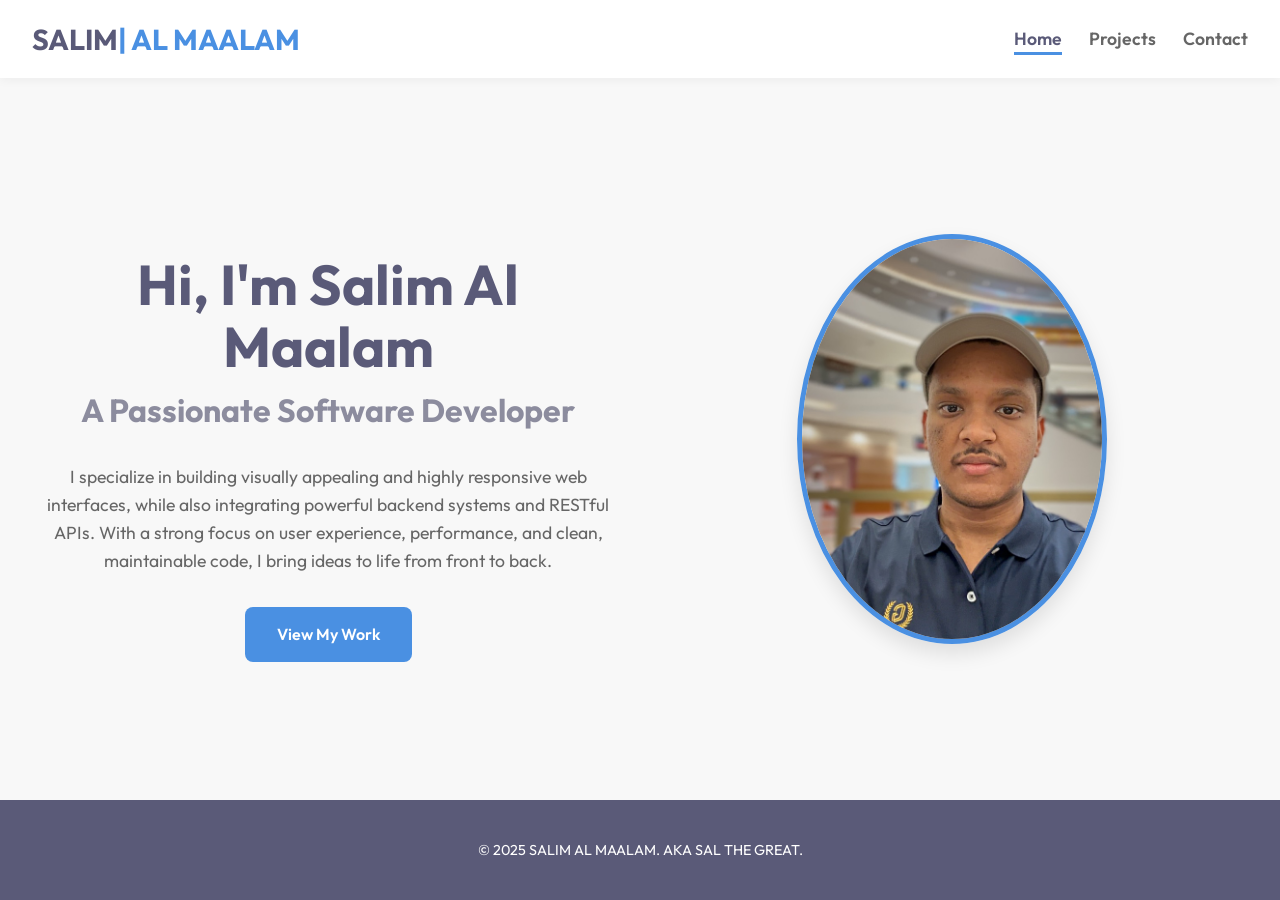
<file: index.html>
<!DOCTYPE html>
<html lang="en">
  <head>
    <meta charset="UTF-8" />
    <meta name="viewport" content="width=device-width, initial-scale=1.0" />
    <title>Salim Al Maalam | Frontend Developer</title>
    <link rel="stylesheet" href="css/style.css" />
    <link rel="preconnect" href="https://fonts.googleapis.com" />
    <link
      href="https://fonts.googleapis.com/css2?family=Outfit:wght@400;600;700&display=swap"
      rel="stylesheet"
    />
  </head>
  <body>
    <header>
      <div class="logo">SALIM<span>| AL MAALAM</span></div>
      <nav>
        <a href="index.html" class="active">Home</a>
        <a href="projects.html">Projects</a>
        <a href="contact.html">Contact</a>
      </nav>
    </header>

    <main class="home-hero">
      <div class="hero-content">
        <h1>Hi, I'm Salim Al Maalam</h1>
        <h2>A Passionate Software Developer</h2>
        <p>
          I specialize in building visually appealing and highly responsive web
          interfaces, while also integrating powerful backend systems and
          RESTful APIs. With a strong focus on user experience, performance, and
          clean, maintainable code, I bring ideas to life from front to back.
        </p>
        <a href="projects.html" class="btn">View My Work</a>
      </div>
      <div class="hero-image">
        <img
          src="images/myPicCropped.jpg"
          alt="Salim Al Maalam"
          class="profile-pic"
        />
      </div>
    </main>

    <footer>
      <p>&copy; 2025 SALIM AL MAALAM. AKA SAL THE GREAT.</p>
    </footer>
  </body>
</html>
</file>
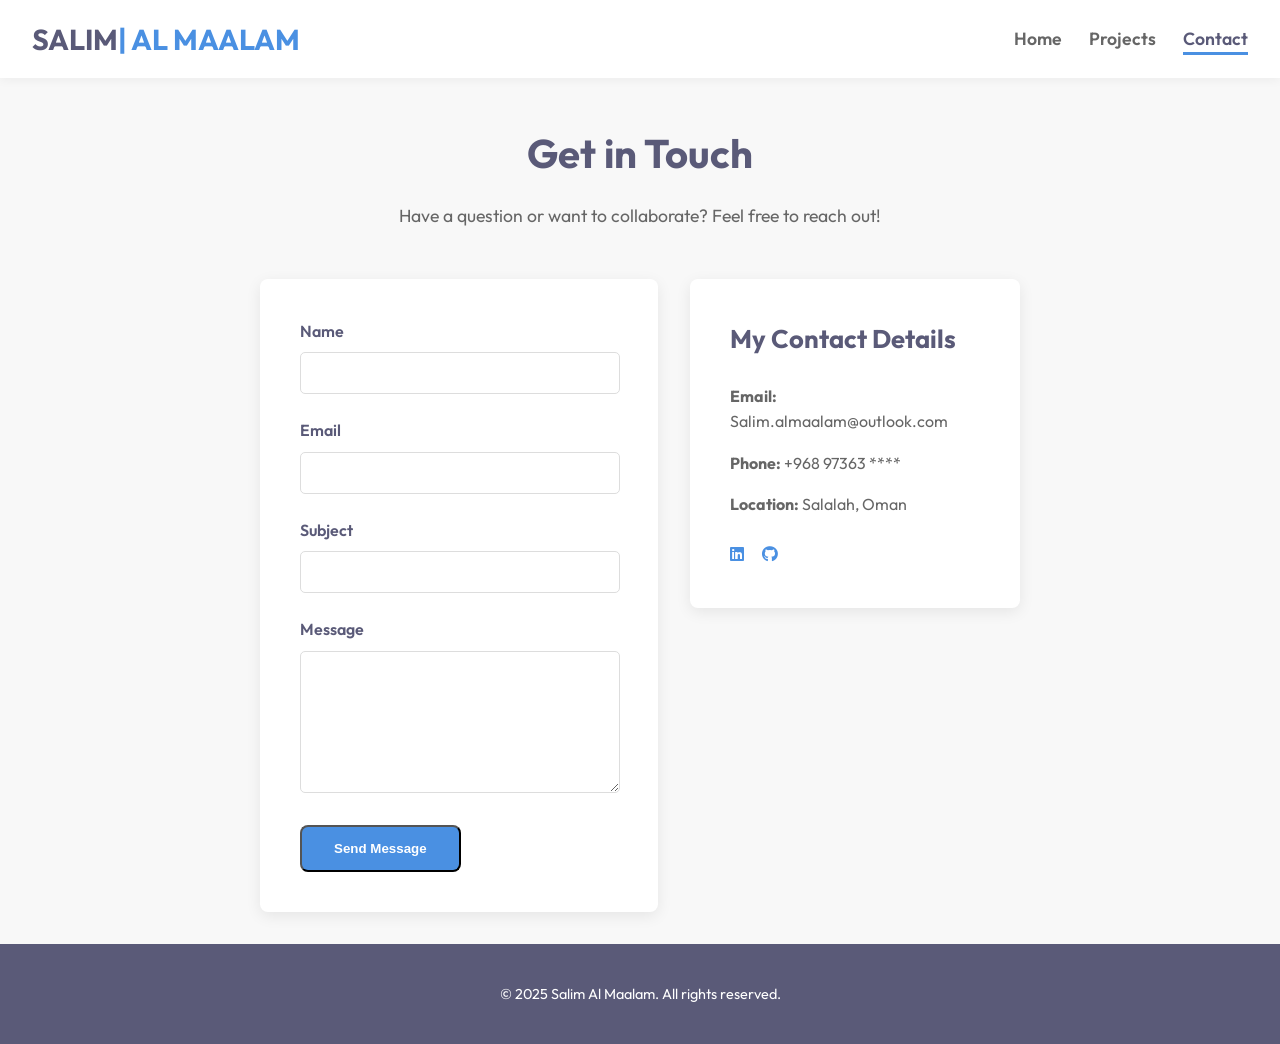
<file: contact.html>
<!DOCTYPE html>
<html lang="en">
  <head>
    <meta charset="UTF-8" />
    <meta name="viewport" content="width=device-width, initial-scale=1.0" />
    <title>Contact Me | Salim Al Maalam</title>
    <link rel="stylesheet" href="css/style.css" />
    <link rel="preconnect" href="https://fonts.googleapis.com" />
    <link
      href="https://fonts.googleapis.com/css2?family=Outfit:wght@400;600;700&display=swap"
      rel="stylesheet"
    />
    <!-- Font Awesome CDN -->
    <link
      rel="stylesheet"
      href="https://cdnjs.cloudflare.com/ajax/libs/font-awesome/6.5.0/css/all.min.css"
    />
  </head>
  <body>
    <header>
      <div class="logo">SALIM<span>| AL MAALAM</span></div>
      <nav>
        <a href="index.html">Home</a>
        <a href="projects.html">Projects</a>
        <a href="contact.html" class="active">Contact</a>
      </nav>
    </header>

    <main class="contact-section">
      <h1>Get in Touch</h1>
      <p class="contact-intro">
        Have a question or want to collaborate? Feel free to reach out!
      </p>

      <div class="contact-container">
        <form class="contact-form" action="#" method="POST">
          <div class="form-group">
            <label for="name">Name</label>
            <input type="text" id="name" name="name" required />
          </div>
          <div class="form-group">
            <label for="email">Email</label>
            <input type="email" id="email" name="email" required />
          </div>
          <div class="form-group">
            <label for="subject">Subject</label>
            <input type="text" id="subject" name="subject" />
          </div>
          <div class="form-group">
            <label for="message">Message</label>
            <textarea id="message" name="message" rows="6" required></textarea>
          </div>
          <button type="submit" class="btn">Send Message</button>
        </form>

        <div class="contact-info">
          <h3>My Contact Details</h3>
          <p><strong>Email:</strong> Salim.almaalam@outlook.com</p>
          <p><strong>Phone:</strong> +968 97363 ****</p>
          <p><strong>Location:</strong> Salalah, Oman</p>
          <div class="social-links">
            <a href="#" target="_blank"><i class="fab fa-linkedin"></i></a>
            <a href="#" target="_blank"><i class="fab fa-github"></i></a>
          </div>
        </div>
      </div>
    </main>

    <footer>
      <p>&copy; 2025 Salim Al Maalam. All rights reserved.</p>
    </footer>
  </body>
</html>
</file>
<file: css/style.css>
/* General Styling */
:root {
  --primary-color: #5a5a78; /* A professional purple/grey */
  --secondary-color: #8c8c9e; /* Lighter shade for accents */
  --accent-color: #4a90e2; /* A vibrant blue for highlights */
  --text-color: #333;
  --light-text-color: #666;
  --background-color: #f8f8f8;
  --card-background: #ffffff;
  --border-radius: 8px;
  --transition-speed: 0.3s;
}

body {
  font-family: "Outfit", sans-serif;
  margin: 0;
  padding: 0;
  line-height: 1.6;
  color: var(--text-color);
  background-color: var(--background-color);
  display: flex;
  flex-direction: column;
  min-height: 100vh;
}

h1,
h2,
h3 {
  color: var(--primary-color);
  font-weight: 700;
}

a {
  text-decoration: none;
  color: var(--accent-color);
  transition: color var(--transition-speed) ease-in-out;
}

a:hover {
  color: var(--primary-color);
}

/* Header */
header {
  background-color: var(--card-background);
  padding: 1rem 2rem;
  box-shadow: 0 2px 10px rgba(0, 0, 0, 0.05);
  display: flex;
  justify-content: space-between;
  align-items: center;
  flex-wrap: wrap; /* Allows navigation to wrap on smaller screens */
  position: sticky;
  top: 0;
  z-index: 1000;
}

.logo {
  font-size: 1.8rem;
  font-weight: 700;
  color: var(--primary-color);
}

.logo span {
  color: var(--accent-color);
}

nav a {
  margin-left: 1.5rem;
  font-weight: 600;
  font-size: 1.1rem;
  color: var(--light-text-color);
  position: relative;
  transition: color var(--transition-speed) ease-in-out;
}

nav a::after {
  content: "";
  position: absolute;
  left: 0;
  bottom: -5px;
  width: 0;
  height: 3px;
  background-color: var(--accent-color);
  transition: width var(--transition-speed) ease-in-out;
}

nav a:hover::after,
nav a.active::after {
  width: 100%;
}

nav a.active {
  color: var(--primary-color);
}

/* Main Content Area */
main {
  flex: 1; /* Allows main content to grow and push footer down */
  padding: 2rem;
  max-width: 1200px;
  margin: 0 auto;
  opacity: 0; /* For fade-in animation */
  animation: fadeIn 1s forwards;
}

@keyframes fadeIn {
  to {
    opacity: 1;
  }
}

/* Home Page Specific */
.home-hero {
  display: flex;
  align-items: center;
  justify-content: center;
  gap: 3rem;
  padding: 4rem 0;
  flex-wrap: wrap-reverse; /* Image on right on desktop, top on mobile */
  text-align: center; /* Center text on mobile */
}

.hero-content {
  flex: 1;
  min-width: 300px;
}

.hero-content h1 {
  font-size: 3.5rem;
  margin-bottom: 0.5rem;
  line-height: 1.1;
}

.hero-content h2 {
  font-size: 2rem;
  color: var(--secondary-color);
  margin-top: 0;
}

.hero-content p {
  font-size: 1.1rem;
  margin-bottom: 2rem;
  color: var(--light-text-color);
}

.hero-image {
  flex: 1;
  min-width: 250px;
  display: flex;
  justify-content: center;
}

.profile-pic {
  width: 300px;
  height: 400px;
  border-radius: 50%;
  object-fit: cover;
  border: 5px solid var(--accent-color);
  box-shadow: 0 10px 20px rgba(0, 0, 0, 0.1);
  transition: transform 0.5s ease-in-out;
}

.profile-pic:hover {
  transform: scale(1.03);
}

.btn {
  display: inline-block;
  background-color: var(--accent-color);
  color: white;
  padding: 0.9rem 2rem;
  border-radius: var(--border-radius);
  font-weight: 600;
  transition: background-color var(--transition-speed) ease-in-out,
    transform var(--transition-speed) ease-in-out;
}

.btn:hover {
  background-color: var(--primary-color);
  color: var(--background-color);
  transform: translateY(-3px);
}

/* Projects Page Specific */
.projects-grid {
  display: grid;
  grid-template-columns: repeat(auto-fit, minmax(300px, 1fr));
  gap: 2rem;
  padding-top: 1rem;
}

.projects-grid h1 {
  grid-column: 1 / -1; /* Spans across all columns */
  text-align: center;
  margin-bottom: 2rem;
  font-size: 2.5rem;
}

.project-card {
  background-color: var(--card-background);
  border-radius: var(--border-radius);
  box-shadow: 0 4px 15px rgba(0, 0, 0, 0.08);
  overflow: hidden;
  transition: transform var(--transition-speed) ease-in-out,
    box-shadow var(--transition-speed) ease-in-out;
}

.project-card:hover {
  transform: translateY(-5px);
  box-shadow: 0 8px 25px rgba(0, 0, 0, 0.12);
}

.project-card img {
  width: 100%;
  height: 200px;
  object-fit: cover;
  display: block;
}

.project-card h3 {
  padding: 1rem 1.5rem 0.5rem;
  margin: 0;
  font-size: 1.4rem;
}

.project-card p {
  padding: 0 1.5rem 1rem;
  color: var(--light-text-color);
  font-size: 0.95rem;
}

.project-card .project-link {
  display: inline-block;
  margin: 0 1.5rem 1.5rem;
  padding: 0.6rem 1rem;
  border: 1px solid var(--accent-color);
  border-radius: 5px;
  font-size: 0.9rem;
  font-weight: 600;
  transition: all var(--transition-speed) ease-in-out;
}

.project-card .project-link:hover {
  background-color: var(--accent-color);
  color: white;
}

/* Contact Page Specific */
.contact-section {
  text-align: center;
  padding-top: 1rem;
}

.contact-section h1 {
  font-size: 2.5rem;
  margin-bottom: 1rem;
}

.contact-intro {
  font-size: 1.1rem;
  color: var(--light-text-color);
  margin-bottom: 3rem;
}

.contact-container {
  display: flex;
  flex-wrap: wrap;
  gap: 2rem;
  justify-content: center;
  align-items: flex-start; /* Align items to the top */
}

.contact-form {
  background-color: var(--card-background);
  padding: 2.5rem;
  border-radius: var(--border-radius);
  box-shadow: 0 4px 15px rgba(0, 0, 0, 0.08);
  flex: 2; /* Takes more space */
  min-width: 300px;
  text-align: left;
}

.contact-form .form-group {
  margin-bottom: 1.5rem;
}

.contact-form label {
  display: block;
  margin-bottom: 0.5rem;
  font-weight: 600;
  color: var(--primary-color);
}

.contact-form input[type="text"],
.contact-form input[type="email"],
.contact-form textarea {
  width: calc(100% - 20px); /* Account for padding */
  padding: 10px;
  border: 1px solid #ddd;
  border-radius: 5px;
  font-family: "Outfit", sans-serif;
  font-size: 1rem;
  transition: border-color var(--transition-speed) ease-in-out;
}

.contact-form input:focus,
.contact-form textarea:focus {
  border-color: var(--accent-color);
  outline: none;
  box-shadow: 0 0 5px rgba(74, 144, 226, 0.3);
}

.contact-form textarea {
  resize: vertical;
}

.contact-info {
  background-color: var(--card-background);
  padding: 2.5rem;
  border-radius: var(--border-radius);
  box-shadow: 0 4px 15px rgba(0, 0, 0, 0.08);
  flex: 1; /* Takes less space */
  min-width: 250px;
  text-align: left;
}

.contact-info h3 {
  margin-top: 0;
  margin-bottom: 1.5rem;
  font-size: 1.6rem;
  color: var(--primary-color);
}

.contact-info p {
  margin-bottom: 0.8rem;
  color: var(--light-text-color);
  font-size: 1rem;
}

.social-links {
  margin-top: 1.5rem;
}

.social-links a {
  margin-right: 15px;
  display: inline-block;
  transition: transform var(--transition-speed) ease-in-out;
}

.social-links a:hover {
  transform: translateY(-3px);
}

.social-links img {
  width: 30px;
  height: 30px;
  border-radius: 50%;
  object-fit: contain;
}

/* Footer */
footer {
  text-align: center;
  padding: 1.5rem;
  background-color: var(--primary-color);
  color: white;
  margin-top: auto; /* Pushes footer to the bottom */
  font-size: 0.9rem;
}

/* Responsive Design */
@media (max-width: 768px) {
  header {
    flex-direction: column;
    text-align: center;
  }

  nav {
    margin-top: 1rem;
  }

  nav a {
    margin: 0 0.8rem;
    font-size: 1rem;
  }

  .home-hero {
    flex-direction: column; /* Stack image and content */
    padding: 2rem 0;
  }

  .hero-content h1 {
    font-size: 2.5rem;
  }

  .hero-content h2 {
    font-size: 1.5rem;
  }

  .projects-grid {
    grid-template-columns: 1fr; /* Single column on small screens */
  }

  .contact-container {
    flex-direction: column;
    align-items: center;
  }

  .contact-form,
  .contact-info {
    width: 90%;
    max-width: 500px;
  }
}

@media (max-width: 480px) {
  .logo {
    font-size: 1.5rem;
  }

  nav a {
    margin: 0 0.5rem;
    font-size: 0.9rem;
  }

  .hero-content h1 {
    font-size: 2rem;
  }

  .hero-content h2 {
    font-size: 1.2rem;
  }

  .profile-pic {
    width: 200px;
    height: 200px;
  }

  main {
    padding: 1rem;
  }

  .project-card h3 {
    font-size: 1.2rem;
  }

  .project-card p {
    font-size: 0.85rem;
  }

  .contact-form,
  .contact-info {
    padding: 1.5rem;
  }
}
</file>
